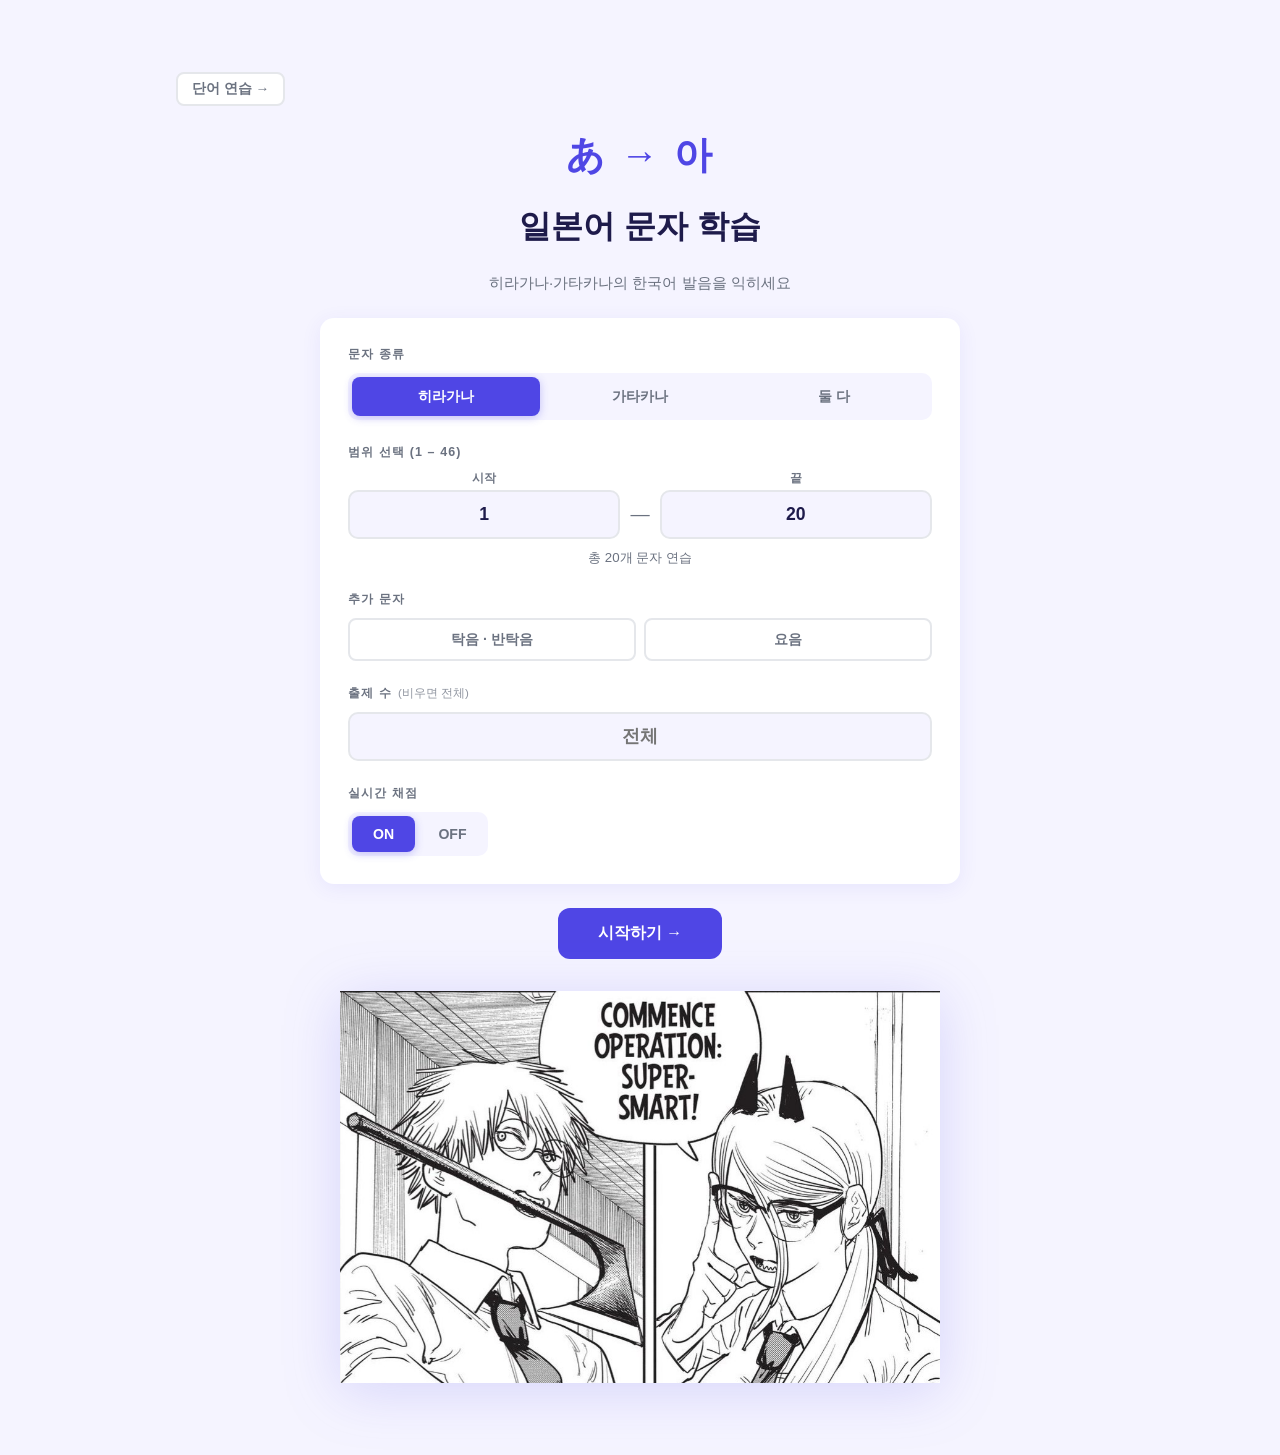
<file: character/index.html>
<!DOCTYPE html>
<html lang="ko">
<head>
    <meta charset="UTF-8">
    <meta name="viewport" content="width=device-width, initial-scale=1.0">
    <title>일본어 문자 학습 | 히라가나 · 가타카나</title>
    <link rel="icon" href="pochita_nobg.ico" type="image/x-icon">
    <link rel="stylesheet" href="style.css">
</head>
<body>
<div class="app">

    <!-- ── Setup Screen ── -->
    <div id="setup-screen" class="screen active">
        <div class="setup-container">
            <a href="../word/index.html" class="site-nav-btn">단어 연습 →</a>
            <div class="logo">あ → 아</div>
            <h1>일본어 문자 학습</h1>
            <p class="subtitle">히라가나·가타카나의 한국어 발음을 익히세요</p>

            <div class="card settings-card">
                <div class="setting-group">
                    <label class="setting-label">문자 종류</label>
                    <div class="toggle-group">
                        <button class="toggle-btn active" data-type="hiragana">히라가나</button>
                        <button class="toggle-btn" data-type="katakana">가타카나</button>
                        <button class="toggle-btn" data-type="both">둘 다</button>
                    </div>
                </div>

                <div class="setting-group">
                    <label class="setting-label">범위 선택 (1 – 46)</label>
                    <div class="range-group">
                        <div class="range-input-wrap">
                            <span class="range-label">시작</span>
                            <input type="number" id="range-from" min="1" max="46" value="1">
                        </div>
                        <span class="range-sep">—</span>
                        <div class="range-input-wrap">
                            <span class="range-label">끝</span>
                            <input type="number" id="range-to" min="1" max="46" value="20">
                        </div>
                    </div>
                    <p class="range-info" id="range-preview"></p>
                </div>

                <div class="setting-group">
                    <label class="setting-label">추가 문자</label>
                    <div class="extra-group">
                        <button class="extra-btn" data-extra="dakuten">탁음 · 반탁음</button>
                        <button class="extra-btn" data-extra="youon">요음</button>
                    </div>
                    <div class="extra-range" id="dakuten-range">
                        <span class="extra-range-label">탁음 범위 <span class="label-hint">(1–25)</span></span>
                        <div class="range-group">
                            <div class="range-input-wrap">
                                <span class="range-label">시작</span>
                                <input type="number" id="dakuten-from" min="1" max="25" value="1">
                            </div>
                            <span class="range-sep">—</span>
                            <div class="range-input-wrap">
                                <span class="range-label">끝</span>
                                <input type="number" id="dakuten-to" min="1" max="25" value="25">
                            </div>
                        </div>
                    </div>
                    <div class="extra-range" id="youon-range">
                        <span class="extra-range-label">요음 범위 <span class="label-hint">(1–33)</span></span>
                        <div class="range-group">
                            <div class="range-input-wrap">
                                <span class="range-label">시작</span>
                                <input type="number" id="youon-from" min="1" max="33" value="1">
                            </div>
                            <span class="range-sep">—</span>
                            <div class="range-input-wrap">
                                <span class="range-label">끝</span>
                                <input type="number" id="youon-to" min="1" max="33" value="33">
                            </div>
                        </div>
                    </div>
                </div>

                <div class="setting-group">
                    <label class="setting-label">출제 수 <span class="label-hint">(비우면 전체)</span></label>
                    <input type="number" id="test-count" min="1" placeholder="전체">
                </div>

                <div class="setting-group">
                    <label class="setting-label">실시간 채점</label>
                    <div class="toggle-group small-toggle">
                        <button class="toggle-btn active" data-live="on">ON</button>
                        <button class="toggle-btn" data-live="off">OFF</button>
                    </div>
                </div>
            </div>

            <button id="start-btn" class="btn primary large">시작하기 →</button>
            <img src="smart.png" alt="" class="deco-image">
        </div>
    </div>

    <!-- ── Practice Screen ── -->
    <div id="practice-screen" class="screen">
        <div class="practice-header">
            <button id="back-btn" class="btn ghost">← 설정</button>
            <div class="practice-info">
                <span id="practice-title" class="practice-title"></span>
                <span id="char-count" class="char-count"></span>
            </div>
            <button id="reshuffle-btn" class="btn ghost">다시 섞기</button>
        </div>

        <div id="chars-row" class="chars-row"></div>

        <div class="typing-area">
            <p class="typing-label">위 순서대로 한국어 발음을 입력하세요</p>
            <input
                type="text"
                id="typing-input"
                class="typing-input"
                placeholder="여기에 입력..."
                autocomplete="off"
                autocorrect="off"
                autocapitalize="off"
                spellcheck="false"
            >
        </div>

        <div class="practice-footer">
            <button id="check-btn" class="btn primary large">채점하기</button>
        </div>
    </div>

    <!-- ── Results Screen ── -->
    <div id="results-screen" class="screen">
        <div class="results-header">
            <h2>결과</h2>
            <div id="score-display" class="score-display"></div>
        </div>

        <div id="results-grid" class="chars-grid"></div>

        <div class="results-footer">
            <button id="retry-btn" class="btn secondary">같은 시험 다시</button>
            <button id="new-round-btn" class="btn primary">새 시험</button>
        </div>
    </div>

</div>
<script src="script.js"></script>
</body>
</html>
</file>
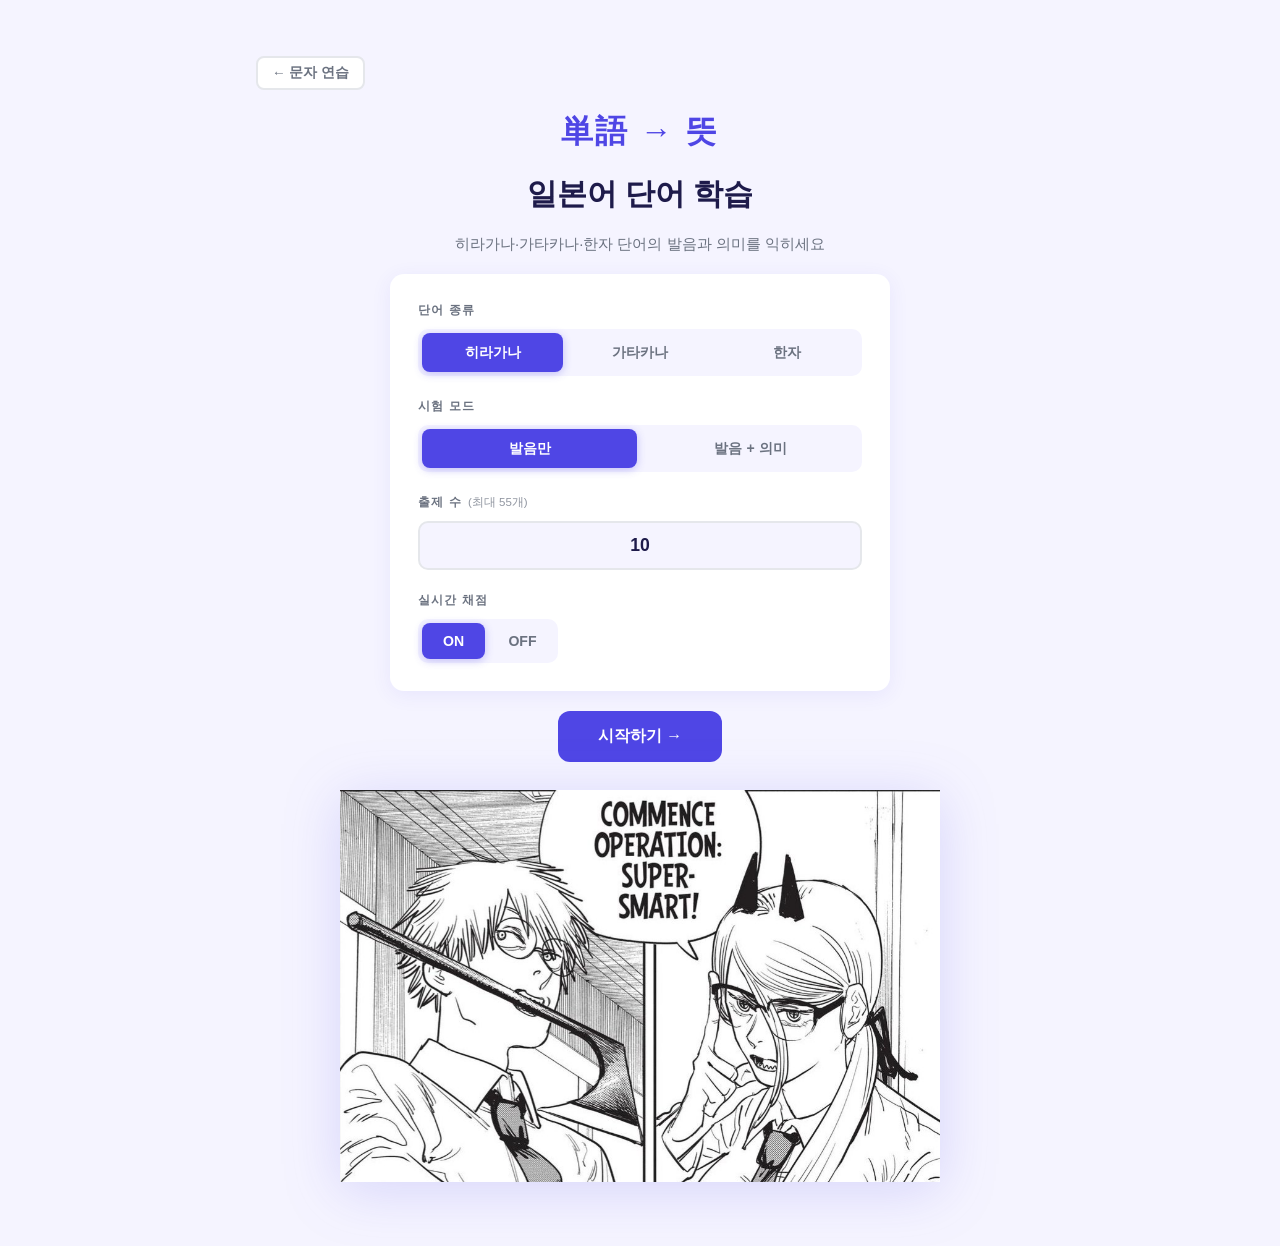
<file: word/index.html>
<!DOCTYPE html>
<html lang="ko">
<head>
    <meta charset="UTF-8">
    <meta name="viewport" content="width=device-width, initial-scale=1.0">
    <title>일본어 단어 학습 | 히라가나 · 가타카나 · 한자</title>
    <link rel="icon" href="../character/pochita_nobg.ico" type="image/x-icon">
    <link rel="stylesheet" href="style.css">
</head>
<body>
<div class="app">

    <!-- ── Setup Screen ── -->
    <div id="setup-screen" class="screen active">
        <div class="setup-container">
            <a href="../character/index.html" class="site-nav-btn">← 문자 연습</a>

            <div class="logo">単語 → 뜻</div>
            <h1>일본어 단어 학습</h1>
            <p class="subtitle">히라가나·가타카나·한자 단어의 발음과 의미를 익히세요</p>

            <div class="card settings-card">
                <div class="setting-group">
                    <label class="setting-label">단어 종류</label>
                    <div class="toggle-group">
                        <button class="toggle-btn active" data-category="hiragana">히라가나</button>
                        <button class="toggle-btn" data-category="katakana">가타카나</button>
                        <button class="toggle-btn" data-category="kanji">한자</button>
                    </div>
                </div>

                <div class="setting-group">
                    <label class="setting-label">시험 모드</label>
                    <div class="toggle-group">
                        <button class="toggle-btn active" data-mode="reading">발음만</button>
                        <button class="toggle-btn" data-mode="both">발음 + 의미</button>
                    </div>
                </div>

                <div class="setting-group">
                    <label class="setting-label">출제 수 <span class="label-hint" id="count-hint"></span></label>
                    <input type="number" id="test-count" min="1" value="10" placeholder="10">
                </div>

                <div class="setting-group">
                    <label class="setting-label">실시간 채점</label>
                    <div class="toggle-group small-toggle">
                        <button class="toggle-btn active" data-live="on">ON</button>
                        <button class="toggle-btn" data-live="off">OFF</button>
                    </div>
                </div>
            </div>

            <button id="start-btn" class="btn primary large">시작하기 →</button>
            <img src="../character/smart.png" alt="" class="deco-image">
        </div>
    </div>

    <!-- ── Practice Screen ── -->
    <div id="practice-screen" class="screen">
        <div class="practice-header">
            <button id="back-btn" class="btn ghost">← 설정</button>
            <div class="practice-info">
                <span id="practice-title" class="practice-title"></span>
                <span id="word-count-label" class="char-count"></span>
            </div>
            <button id="check-btn" class="btn primary">채점하기</button>
        </div>

        <div id="words-list" class="words-list"></div>
    </div>

    <!-- ── Results Screen ── -->
    <div id="results-screen" class="screen">
        <div class="results-header">
            <h2>결과</h2>
            <div id="score-display" class="score-display"></div>
        </div>

        <div id="results-list" class="words-list"></div>

        <div class="results-footer">
            <button id="retry-btn" class="btn secondary">같은 시험 다시</button>
            <button id="new-round-btn" class="btn primary">새 시험</button>
        </div>
    </div>

</div>
<script src="script.js"></script>
</body>
</html>
</file>
<file: character/style.css>
/* ── Reset & Variables ─────────────────────────── */
*, *::before, *::after { box-sizing: border-box; margin: 0; padding: 0; }

:root {
    --primary:       #4f46e5;
    --primary-hover: #4338ca;
    --success:       #10b981;
    --error:         #ef4444;
    --active:        #3b82f6;
    --bg:            #f5f4ff;
    --surface:       #ffffff;
    --text:          #1e1b4b;
    --text-sub:      #6b7280;
    --border:        #e5e7eb;
    --shadow:        0 4px 20px rgba(79,70,229,0.08);
    --r:             14px;
}

body {
    font-family: 'Segoe UI', -apple-system, BlinkMacSystemFont, 'Noto Sans KR', sans-serif;
    background: var(--bg);
    color: var(--text);
    min-height: 100vh;
    display: flex;
    justify-content: center;
}

.app {
    width: 100%;
    max-width: 960px;
    padding: 24px 16px 48px;
}

/* ── Screens ───────────────────────────────────── */
.screen { display: none; }
.screen.active { display: block; }

/* ── Cross-site navigation link ───────────────── */
.site-nav-btn {
    align-self: flex-start;
    font-size: .85rem;
    font-weight: 700;
    color: var(--text-sub);
    text-decoration: none;
    padding: 6px 14px;
    border: 2px solid var(--border);
    border-radius: 8px;
    background: var(--surface);
    transition: all .18s;
}
.site-nav-btn:hover { border-color: var(--primary); color: var(--primary); }

/* ── Decorative image (setup page only) ────────── */
.deco-image {
    width: 600px;
    height: auto;
    object-fit: contain;
    filter: drop-shadow(0 8px 28px rgba(79,70,229,0.18));
    animation: float 4s ease-in-out infinite;
    margin-top: 8px;
}

@keyframes float {
    0%, 100% { transform: translateY(0);    }
    50%       { transform: translateY(-8px); }
}

/* ── Setup ─────────────────────────────────────── */
.setup-container {
    display: flex;
    flex-direction: column;
    align-items: center;
    gap: 24px;
    padding: 48px 0 24px;
    text-align: center;
}

.logo { font-size: 2.4rem; font-weight: 800; color: var(--primary); letter-spacing: .06em; }
h1 { font-size: 2rem; font-weight: 800; }
.subtitle { color: var(--text-sub); font-size: .95rem; }

.card {
    background: var(--surface);
    border-radius: var(--r);
    box-shadow: var(--shadow);
    padding: 28px;
    width: 100%;
    max-width: 640px;
}

.settings-card { display: flex; flex-direction: column; gap: 24px; }
.setting-group { display: flex; flex-direction: column; gap: 10px; }

.setting-label {
    font-size: .78rem;
    font-weight: 700;
    text-transform: uppercase;
    letter-spacing: .09em;
    color: var(--text-sub);
    display: flex;
    align-items: center;
    gap: 6px;
}

.label-hint {
    font-size: .72rem;
    font-weight: 500;
    text-transform: none;
    letter-spacing: 0;
    color: var(--text-sub);
    opacity: .75;
}

/* Full-width number input for test-count */
#test-count { width: 100%; }

.toggle-group {
    display: flex;
    gap: 6px;
    background: var(--bg);
    padding: 4px;
    border-radius: 10px;
}

.toggle-btn {
    flex: 1;
    padding: 10px 0;
    border: none;
    border-radius: 8px;
    background: transparent;
    color: var(--text-sub);
    font-size: .88rem;
    font-weight: 600;
    cursor: pointer;
    transition: all .18s;
}

.toggle-btn.active {
    background: var(--primary);
    color: #fff;
    box-shadow: 0 2px 8px rgba(79,70,229,.3);
}

.small-toggle { max-width: 140px; }

/* Multi-select extra character buttons */
.extra-group {
    display: flex;
    gap: 8px;
}

/* Sub-range that appears when an extra is enabled */
.extra-range {
    display: none;
    flex-direction: column;
    gap: 8px;
    background: var(--bg);
    border-radius: 8px;
    padding: 10px 12px;
}

.extra-range.visible { display: flex; }

.extra-range-label {
    font-size: .75rem;
    font-weight: 700;
    color: var(--text-sub);
}

.extra-btn {
    flex: 1;
    padding: 10px 0;
    border: 2px solid var(--border);
    border-radius: 8px;
    background: transparent;
    color: var(--text-sub);
    font-size: .88rem;
    font-weight: 600;
    cursor: pointer;
    transition: all .18s;
    font-family: inherit;
}

.extra-btn.active {
    border-color: var(--primary);
    background: #eeefff;
    color: var(--primary);
}

.range-group { display: flex; align-items: center; gap: 10px; }

.range-input-wrap {
    flex: 1;
    display: flex;
    flex-direction: column;
    align-items: center;
    gap: 4px;
}

.range-label { font-size: .72rem; color: var(--text-sub); font-weight: 600; }

input[type="number"] {
    width: 100%;
    padding: 12px;
    border: 2px solid var(--border);
    border-radius: 10px;
    font-size: 1.1rem;
    font-weight: 700;
    text-align: center;
    color: var(--text);
    background: var(--bg);
    outline: none;
    transition: border-color .18s;
    -moz-appearance: textfield;
}
input[type="number"]::-webkit-outer-spin-button,
input[type="number"]::-webkit-inner-spin-button { -webkit-appearance: none; }
input[type="number"]:focus { border-color: var(--primary); }

.range-sep { font-size: 1.2rem; color: var(--text-sub); margin-top: 18px; }

.range-info {
    font-size: .83rem;
    color: var(--text-sub);
    text-align: center;
    min-height: 18px;
}

/* ── Buttons ───────────────────────────────────── */
.btn {
    padding: 11px 22px;
    border: none;
    border-radius: 10px;
    font-size: .92rem;
    font-weight: 700;
    cursor: pointer;
    transition: all .18s;
    font-family: inherit;
}

.btn.primary { background: var(--primary); color: #fff; }
.btn.primary:hover {
    background: var(--primary-hover);
    transform: translateY(-1px);
    box-shadow: 0 4px 14px rgba(79,70,229,.35);
}

.btn.secondary { background: var(--surface); color: var(--text); border: 2px solid var(--border); }
.btn.secondary:hover { border-color: var(--primary); color: var(--primary); }

.btn.ghost { background: transparent; color: var(--text-sub); }
.btn.ghost:hover { background: var(--surface); color: var(--text); }

.btn.large { padding: 15px 40px; font-size: 1rem; border-radius: 12px; }

/* ── Practice Header ───────────────────────────── */
.practice-header {
    display: flex;
    align-items: center;
    justify-content: space-between;
    padding: 8px 0 24px;
}

.practice-info { display: flex; flex-direction: column; align-items: center; gap: 2px; }
.practice-title { font-weight: 700; font-size: .95rem; }
.char-count { font-size: .78rem; color: var(--text-sub); }

/* ── Characters Row ────────────────────────────── */
.chars-row {
    display: flex;
    flex-wrap: wrap;
    gap: 10px;
    margin-bottom: 32px;
    justify-content: center;
}

/* ── Character Card (practice) ─────────────────── */
.char-card {
    background: var(--surface);
    border-radius: 12px;
    padding: 14px 8px 10px;
    display: flex;
    flex-direction: column;
    align-items: center;
    gap: 8px;
    box-shadow: var(--shadow);
    border: 2px solid transparent;
    min-width: 72px;
    transition: border-color .18s, background .18s, transform .12s;
}

/* States */
.char-card.active {
    border-color: var(--active);
    background: #eff6ff;
    transform: translateY(-3px);
    box-shadow: 0 6px 20px rgba(59,130,246,.2);
}

.char-card.correct  { border-color: var(--success); background: #f0fdf4; }
.char-card.incorrect { border-color: var(--error);   background: #fef2f2; }

.japanese-char {
    font-size: 2.2rem;
    line-height: 1;
    font-family: 'Yu Gothic', 'Meiryo', 'Hiragino Kaku Gothic Pro', serif;
    user-select: none;
}

/* Yōon cards have 2-char strings — shrink slightly to fit */
.char-card.compound .japanese-char { font-size: 1.5rem; }

/* Typed character shown under the Japanese char */
.typed-char {
    font-size: .95rem;
    font-weight: 700;
    min-height: 1.2em;
    color: var(--text-sub);
}

.char-card.correct  .typed-char { color: var(--success); }
.char-card.incorrect .typed-char { color: var(--error); }
.char-card.active .typed-char { color: var(--active); }

/* Correct-answer hint shown on result cards only */
.correct-answer {
    font-size: .72rem;
    color: var(--success);
    font-weight: 700;
    display: none;
}
.char-card.incorrect .correct-answer { display: block; }

/* Read-only answer input in results screen */
.char-input {
    width: 100%;
    padding: 6px 4px;
    border: 2px solid var(--border);
    border-radius: 8px;
    text-align: center;
    font-size: 1rem;
    font-weight: 600;
    color: var(--text);
    background: var(--bg);
    outline: none;
    font-family: inherit;
}
.char-input.correct-input   { border-color: var(--success); background: #f0fdf4; color: var(--success); }
.char-input.incorrect-input { border-color: var(--error);   background: #fef2f2; color: var(--error); }

/* ── Typing Area ───────────────────────────────── */
.typing-area {
    display: flex;
    flex-direction: column;
    align-items: center;
    gap: 12px;
    margin-bottom: 24px;
}

.typing-label {
    font-size: .85rem;
    color: var(--text-sub);
    font-weight: 600;
}

.typing-input {
    width: 100%;
    max-width: 600px;
    padding: 16px 20px;
    border: 2px solid var(--border);
    border-radius: 14px;
    font-size: 1.4rem;
    font-weight: 700;
    text-align: center;
    color: var(--text);
    background: var(--surface);
    outline: none;
    transition: border-color .18s, box-shadow .18s;
    font-family: 'Noto Sans KR', 'Malgun Gothic', sans-serif;
    letter-spacing: .06em;
    box-shadow: var(--shadow);
}

.typing-input:focus {
    border-color: var(--primary);
    box-shadow: 0 0 0 4px rgba(79,70,229,.12);
}

/* ── Footers ───────────────────────────────────── */
.practice-footer,
.results-footer {
    display: flex;
    justify-content: center;
    gap: 14px;
    padding: 8px 0 24px;
}

/* ── Results Screen ────────────────────────────── */
.chars-grid {
    display: flex;
    flex-wrap: wrap;
    gap: 10px;
    margin-bottom: 24px;
    justify-content: center;
}

.results-header {
    text-align: center;
    padding: 28px 0 20px;
    display: flex;
    flex-direction: column;
    align-items: center;
    gap: 14px;
}

.results-header h2 { font-size: 1.8rem; font-weight: 800; }
.score-display { font-size: 1rem; color: var(--text-sub); }
.score-display .score { font-size: 2.2rem; font-weight: 800; color: var(--primary); }

/* ── Responsive ────────────────────────────────── */
@media (max-width: 520px) {
    h1 { font-size: 1.6rem; }
    .japanese-char { font-size: 1.8rem; }
    .char-card { min-width: 60px; padding: 12px 6px 8px; }
    .typing-input { font-size: 1.2rem; }
    .practice-header { padding: 4px 0 18px; }
    .btn.ghost { padding: 8px 10px; font-size: .82rem; }
}
</file>
<file: word/style.css>
/* ── Reset & Variables ─────────────────────────── */
*, *::before, *::after { box-sizing: border-box; margin: 0; padding: 0; }

:root {
    --primary:       #4f46e5;
    --primary-hover: #4338ca;
    --success:       #10b981;
    --error:         #ef4444;
    --bg:            #f5f4ff;
    --surface:       #ffffff;
    --text:          #1e1b4b;
    --text-sub:      #6b7280;
    --border:        #e5e7eb;
    --shadow:        0 4px 20px rgba(79,70,229,0.08);
    --r:             14px;
}

body {
    font-family: 'Segoe UI', -apple-system, BlinkMacSystemFont, 'Noto Sans KR', sans-serif;
    background: var(--bg);
    color: var(--text);
    min-height: 100vh;
    display: flex;
    justify-content: center;
}

.app {
    width: 100%;
    max-width: 800px;
    padding: 24px 16px 48px;
}

/* ── Screens ───────────────────────────────────── */
.screen { display: none; }
.screen.active { display: block; }

/* ── Site navigation link ──────────────────────── */
.site-nav-btn {
    align-self: flex-start;
    font-size: .85rem;
    font-weight: 700;
    color: var(--text-sub);
    text-decoration: none;
    padding: 6px 14px;
    border: 2px solid var(--border);
    border-radius: 8px;
    background: var(--surface);
    transition: all .18s;
}
.site-nav-btn:hover { border-color: var(--primary); color: var(--primary); }

/* ── Decorative image ──────────────────────────── */
.deco-image {
    width: 600px;
    max-width: 90vw;
    height: auto;
    object-fit: contain;
    filter: drop-shadow(0 8px 28px rgba(79,70,229,0.18));
    animation: float 4s ease-in-out infinite;
    margin-top: 8px;
}

@keyframes float {
    0%, 100% { transform: translateY(0);    }
    50%       { transform: translateY(-8px); }
}

/* ── Setup ─────────────────────────────────────── */
.setup-container {
    display: flex;
    flex-direction: column;
    align-items: center;
    gap: 20px;
    padding: 32px 0 16px;
    text-align: center;
}

.logo { font-size: 2rem; font-weight: 800; color: var(--primary); letter-spacing: .06em; }
h1 { font-size: 1.9rem; font-weight: 800; }
.subtitle { color: var(--text-sub); font-size: .93rem; }

.card {
    background: var(--surface);
    border-radius: var(--r);
    box-shadow: var(--shadow);
    padding: 28px;
    width: 100%;
    max-width: 500px;
}

.settings-card { display: flex; flex-direction: column; gap: 22px; }
.setting-group { display: flex; flex-direction: column; gap: 10px; }

.setting-label {
    font-size: .78rem;
    font-weight: 700;
    text-transform: uppercase;
    letter-spacing: .09em;
    color: var(--text-sub);
    display: flex;
    align-items: center;
    gap: 6px;
}

.label-hint {
    font-size: .72rem;
    font-weight: 500;
    text-transform: none;
    letter-spacing: 0;
    color: var(--text-sub);
    opacity: .75;
}

/* Toggle group (radio) */
.toggle-group {
    display: flex;
    gap: 6px;
    background: var(--bg);
    padding: 4px;
    border-radius: 10px;
}

.toggle-btn {
    flex: 1;
    padding: 10px 0;
    border: none;
    border-radius: 8px;
    background: transparent;
    color: var(--text-sub);
    font-size: .88rem;
    font-weight: 600;
    cursor: pointer;
    transition: all .18s;
    font-family: inherit;
}

.toggle-btn.active {
    background: var(--primary);
    color: #fff;
    box-shadow: 0 2px 8px rgba(79,70,229,.3);
}

.small-toggle { max-width: 140px; }

/* Number input */
input[type="number"] {
    width: 100%;
    padding: 12px;
    border: 2px solid var(--border);
    border-radius: 10px;
    font-size: 1.1rem;
    font-weight: 700;
    text-align: center;
    color: var(--text);
    background: var(--bg);
    outline: none;
    transition: border-color .18s;
    -moz-appearance: textfield;
    font-family: inherit;
}
input[type="number"]::-webkit-outer-spin-button,
input[type="number"]::-webkit-inner-spin-button { -webkit-appearance: none; }
input[type="number"]:focus { border-color: var(--primary); }

/* ── Buttons ───────────────────────────────────── */
.btn {
    padding: 11px 22px;
    border: none;
    border-radius: 10px;
    font-size: .92rem;
    font-weight: 700;
    cursor: pointer;
    transition: all .18s;
    font-family: inherit;
}

.btn.primary { background: var(--primary); color: #fff; }
.btn.primary:hover {
    background: var(--primary-hover);
    transform: translateY(-1px);
    box-shadow: 0 4px 14px rgba(79,70,229,.35);
}

.btn.secondary { background: var(--surface); color: var(--text); border: 2px solid var(--border); }
.btn.secondary:hover { border-color: var(--primary); color: var(--primary); }

.btn.ghost { background: transparent; color: var(--text-sub); }
.btn.ghost:hover { background: var(--surface); color: var(--text); }

.btn.large { padding: 15px 40px; font-size: 1rem; border-radius: 12px; }

/* ── Practice Header ───────────────────────────── */
.practice-header {
    display: flex;
    align-items: center;
    justify-content: space-between;
    padding: 8px 0 24px;
}

.practice-info { display: flex; flex-direction: column; align-items: center; gap: 2px; }
.practice-title { font-weight: 700; font-size: .95rem; }
.char-count { font-size: .78rem; color: var(--text-sub); }

/* ── Words List ────────────────────────────────── */
.words-list {
    display: flex;
    flex-direction: column;
    gap: 12px;
    margin-bottom: 24px;
}

/* ── Word Card ─────────────────────────────────── */
.word-card {
    background: var(--surface);
    border-radius: var(--r);
    box-shadow: var(--shadow);
    border: 2px solid transparent;
    padding: 18px 20px;
    display: flex;
    align-items: center;
    gap: 20px;
    transition: border-color .2s, background .2s;
}

.word-card.correct  { border-color: var(--success); background: #f0fdf4; }
.word-card.incorrect { border-color: var(--error);   background: #fef2f2; }

/* Number badge */
.word-num {
    font-size: .75rem;
    font-weight: 700;
    color: var(--text-sub);
    min-width: 22px;
    text-align: center;
    flex-shrink: 0;
}

/* Japanese word text */
.word-text {
    font-size: 1.8rem;
    font-weight: 700;
    font-family: 'Yu Gothic', 'Meiryo', 'Hiragino Kaku Gothic Pro', serif;
    min-width: 120px;
    flex-shrink: 0;
    line-height: 1.2;
}

/* Input area */
.word-inputs-wrap {
    flex: 1;
    display: flex;
    flex-direction: column;
    gap: 8px;
}

.input-row {
    display: flex;
    align-items: center;
    gap: 8px;
}

.input-tag {
    font-size: .72rem;
    font-weight: 700;
    color: var(--text-sub);
    min-width: 28px;
    text-transform: uppercase;
    letter-spacing: .04em;
    flex-shrink: 0;
}

.word-input {
    flex: 1;
    padding: 9px 12px;
    border: 2px solid var(--border);
    border-radius: 8px;
    font-size: .98rem;
    font-weight: 600;
    color: var(--text);
    background: var(--bg);
    outline: none;
    transition: border-color .18s;
    font-family: inherit;
}
.word-input:focus { border-color: var(--primary); }
.word-input:read-only { cursor: default; }
.word-input.correct-input   { border-color: var(--success); background: #f0fdf4; color: var(--success); }
.word-input.incorrect-input { border-color: var(--error);   background: #fef2f2; color: var(--error); }

/* Correct answer hint (shown on incorrect cards after grading) */
.word-hint {
    font-size: .78rem;
    color: var(--success);
    font-weight: 700;
    margin-top: 2px;
    display: none;
}
.word-card.incorrect .word-hint { display: block; }

/* ── Footers ───────────────────────────────────── */
.results-footer {
    display: flex;
    justify-content: center;
    gap: 14px;
    padding: 16px 0 24px;
}

/* ── Results Header ────────────────────────────── */
.results-header {
    text-align: center;
    padding: 28px 0 20px;
    display: flex;
    flex-direction: column;
    align-items: center;
    gap: 14px;
}

.results-header h2 { font-size: 1.8rem; font-weight: 800; }
.score-display { font-size: 1rem; color: var(--text-sub); }
.score-display .score { font-size: 2.2rem; font-weight: 800; color: var(--primary); }

/* ── Responsive ────────────────────────────────── */
@media (max-width: 560px) {
    h1 { font-size: 1.55rem; }

    .word-card { flex-wrap: wrap; gap: 10px; }

    .word-text {
        font-size: 1.5rem;
        min-width: unset;
        flex: 1;
    }

    .word-inputs-wrap { width: 100%; }
}
</file>
